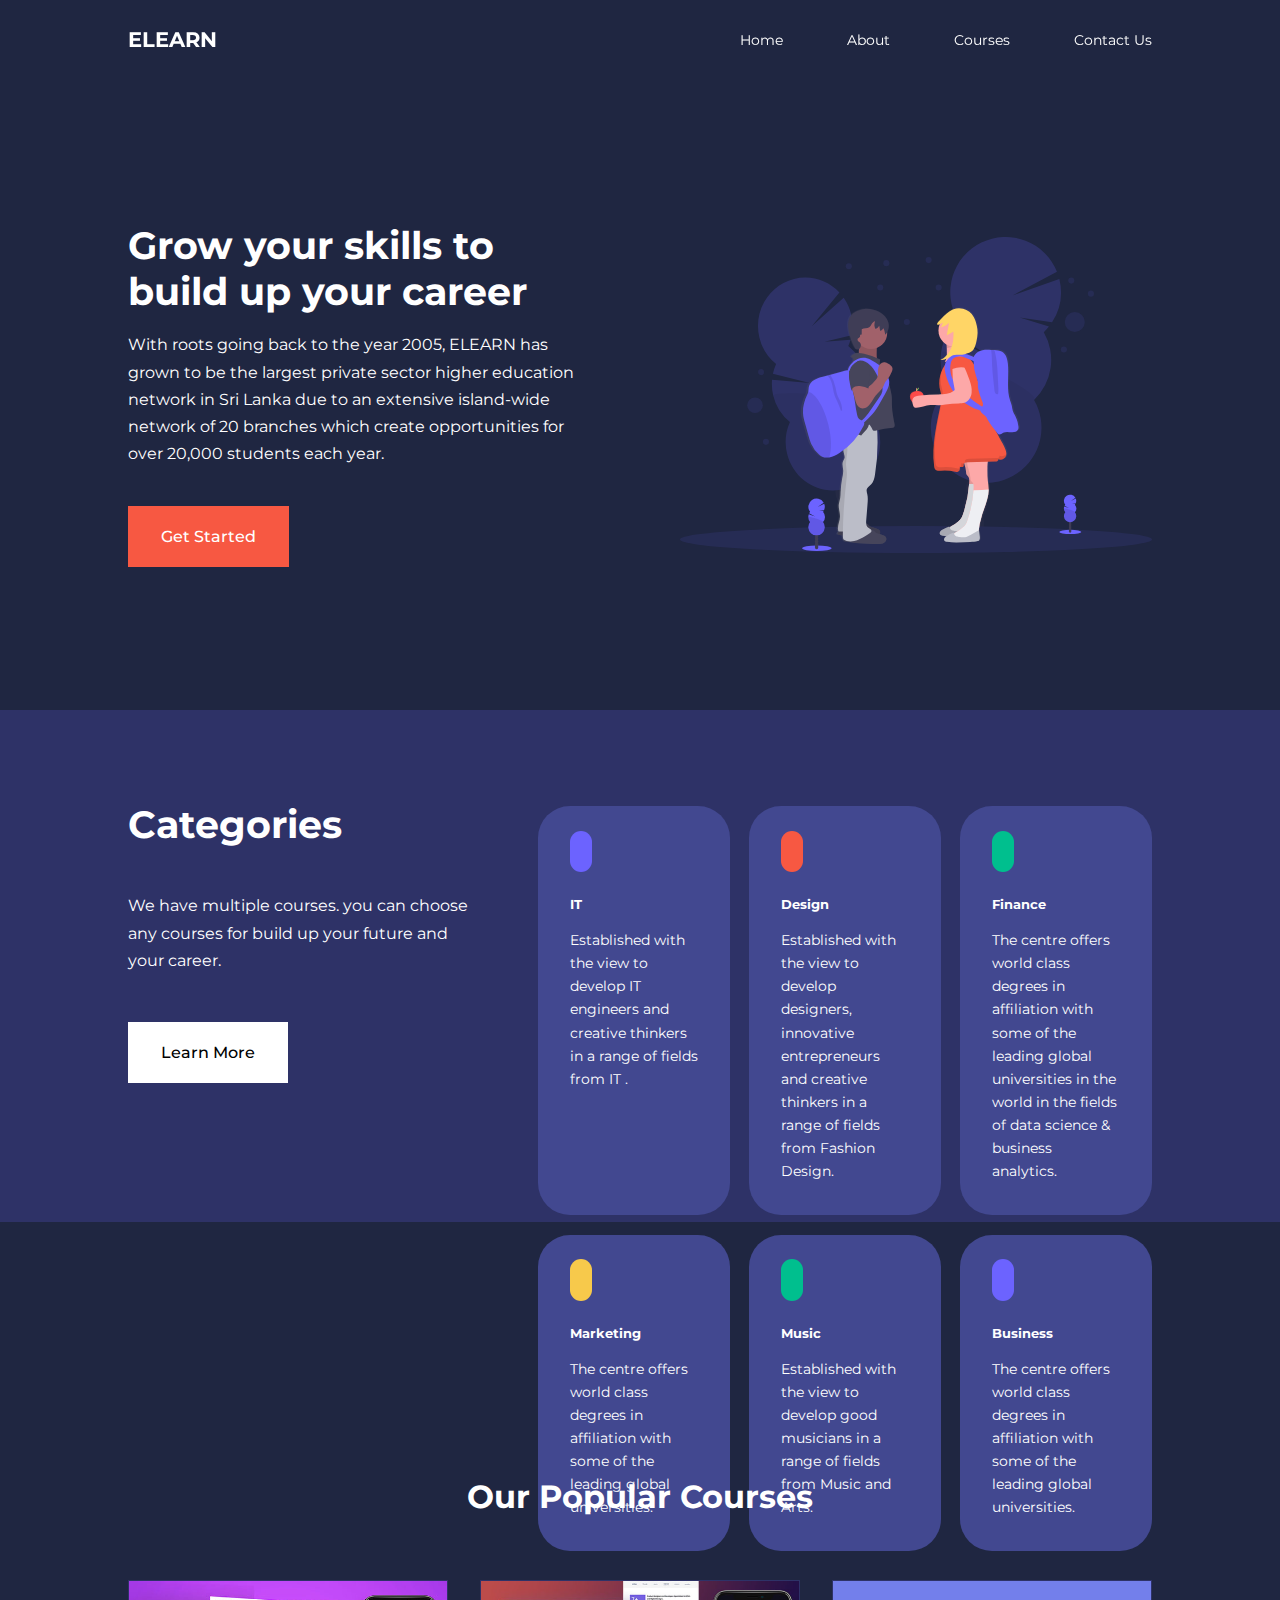
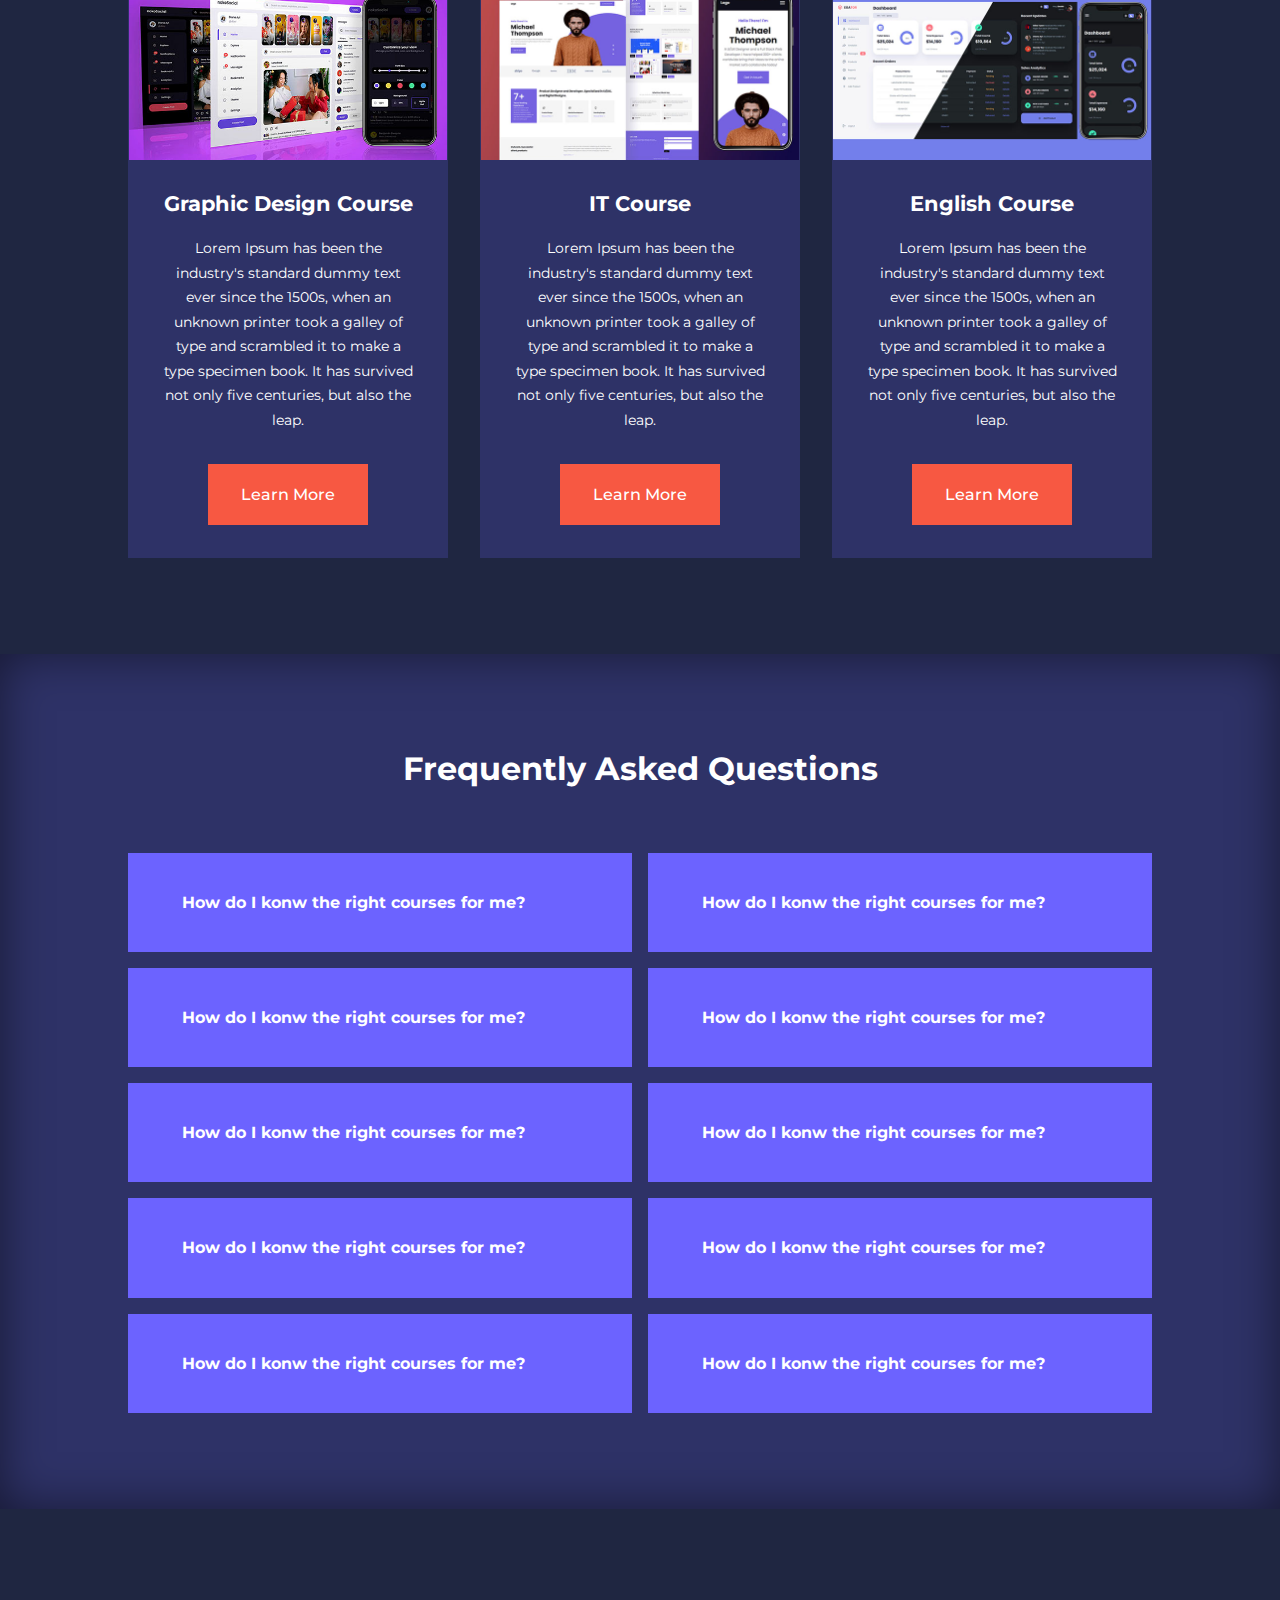
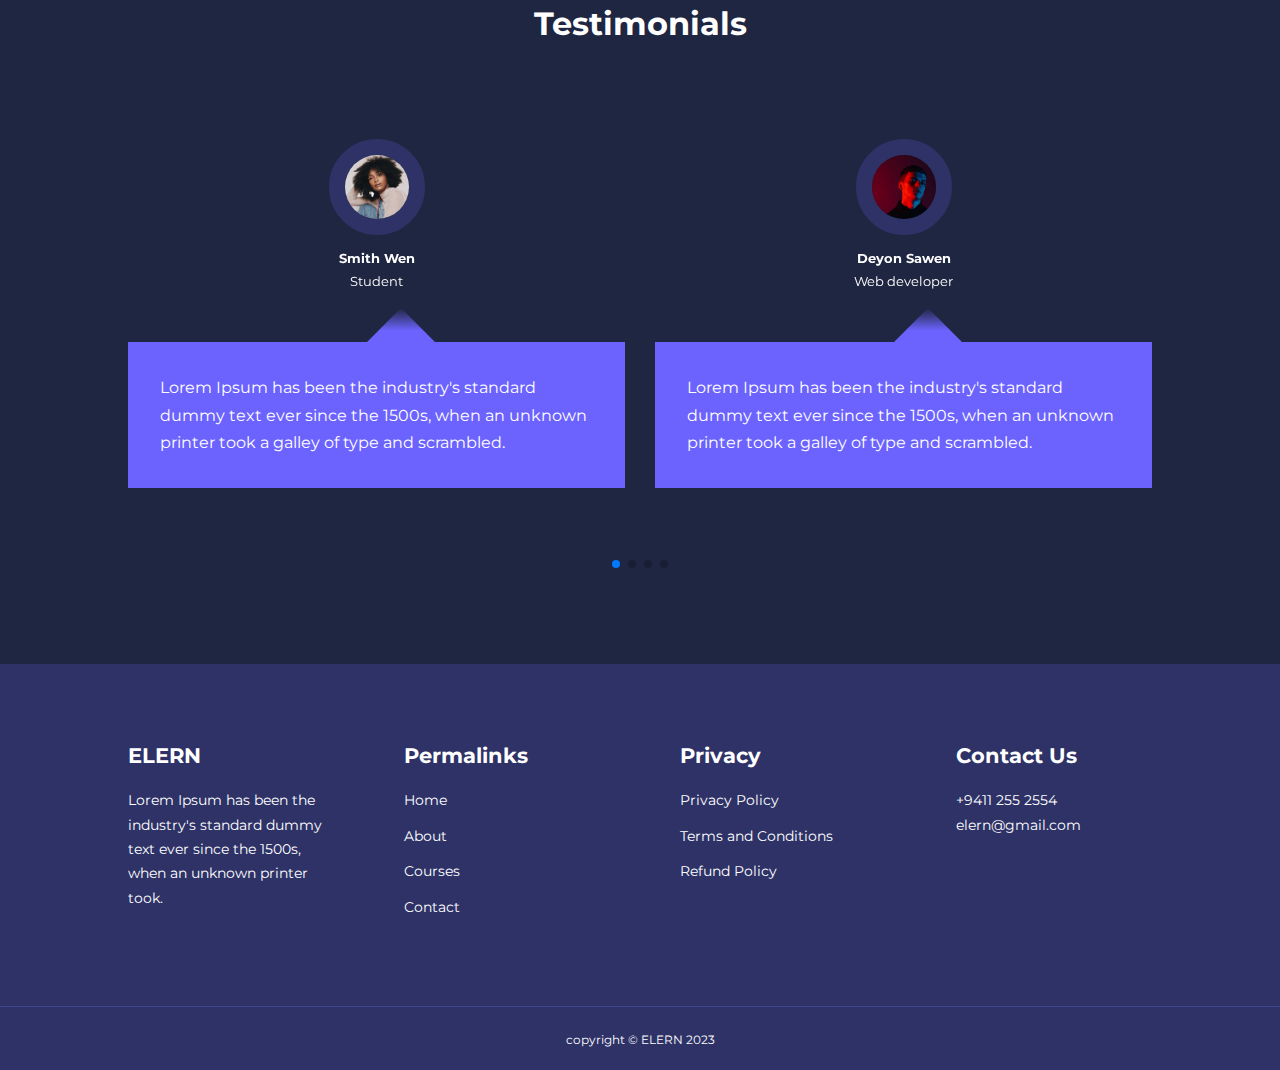
<file: index.html>
<!DOCTYPE html>
<html lang="en">

<head>
    <meta charset="UTF-8">
    <meta name="viewport" content="width=device-width, initial-scale=1.0">
    <meta http-equiv="X-UA-Compatible" content="ie=edge">
    <title>ELERN</title>

    <!--iconsout cdn-->
    <link rel="stylesheet" href="https://unicons.iconscout.com/release/v2.1.6/css/unicons.css" />

    <link rel="preconnect" href="https://fonts.googleapis.com">
    <link rel="preconnect" href="https://fonts.gstatic.com" crossorigin>
    <link href="https://fonts.googleapis.com/css2?family=Montserrat:wght@300;400;500;600;700;800;900&family=Poppins:ital,wght@0,100;0,200;0,300;0,400;0,600;1,100;1,200;1,300;1,400&family=Praise&display=swap"
        rel="stylesheet">

    <link rel="stylesheet" href="./css/style.css">

    <link rel="stylesheet" href="https://cdn.jsdelivr.net/npm/swiper@10/swiper-bundle.min.css" />
</head>

<body>
    <nav>
        <div class="container nav__container">
            <a href="index.html">
                <h4>ELEARN</h4>
            </a>
            <ul class="nav__menu">
                <li>
                    <a href="index.html">Home</a>
                </li>
                <li>
                    <a href="about.html">About</a>
                </li>
                <li>
                    <a href="courses.html">Courses</a>
                </li>
                <li>
                    <a href="contact.html">Contact Us</a>
                </li>
            </ul>
            <button id="open-menu-btn">
                <i class="uil uil-bars"></i>
            </button>
            <button id="close-menu-btn">
                <i class="uil uil-multiply"></i>
            </button>
        </div>
    </nav>

    <header>
        <div class="container header__container">
            <div class="header__left">
                <h1>Grow your skills to build up your career</h1>
                <p>
                   
                    With roots going back to the year 2005, ELEARN has grown to be the largest private sector higher education network in Sri Lanka due to an extensive island-wide network of 20 branches which create opportunities for over 20,000 students each year.
                </p>
                <a href="courses.html" class="btn btn-primary"> Get Started</a>
            </div>

            <div class="header__right">
                <div class="header__right-image">
                    <img src="./images/header.svg">
                </div>
            </div>
        </div>
    </header>


    <section class="categories">
        <div class="container categories__container">
            <div class="categories__left">
                <h1>Categories</h1>
                <p>We have multiple courses. you can choose any courses for build up your future and your career.  </p>
                <a href="#" class="btn">Learn More</a>
            </div>

            <div class="categories__right">
                <article class="category">
                    <span class="category__icon">
                        <i class="uil uil-bitcoin-circle"></i>
                    </span>
                    <h5>IT</h5>
                    <p>Established with the view to develop IT engineers and creative thinkers in a range of fields from IT .</p>
                </article>

                <article class="category">
                    <span class="category__icon">
                        <i class="uil uil-palette"></i>
                    </span>
                    <h5>Design</h5>
                    <p>Established with the view to develop designers, innovative entrepreneurs and creative thinkers in a range of fields from Fashion Design.</p>
                </article>

                <article class="category">
                    <span class="category__icon">
                        <i class="uil uil-usd-circle"></i>
                    </span>
                    <h5>Finance</h5>
                    <p>The centre offers world class degrees in affiliation with some of the leading global universities in the world in the fields of data science & business analytics.
                    </p>
                </article>

                <article class="category">
                    <span class="category__icon">
                        <i class="uil uil-megaphone"></i>
                    </span>
                    <h5>Marketing</h5>
                    <p>The centre offers world class degrees in affiliation with some of the leading global universities.</p>
                </article>

                <article class="category">
                    <span class="category__icon">
                        <i class="uil uil-music"></i>
                    </span>
                    <h5>Music</h5>
                    <p>Established with the view to develop good musicians in a range of fields from  Music and Arts.</p>
                </article>

                <article class="category">
                    <span class="category__icon">
                        <i class="uil uil-tag"></i>
                    </span>
                    <h5>Business</h5>
                    <p>The centre offers world class degrees in affiliation with some of the leading global universities.</p>
                </article>
            </div>
        </div>
    </section>


    <section class="courses">
        <h2>Our Popular Courses</h2>
        <div class="container courses__container">
            <article class="course">
                <div class="course__image">
                    <img src="./images/course1.jpg">
                </div>
                <div class="course__info">
                    <h4>Graphic Design Course</h4>
                    <p>
                        Lorem Ipsum has been the industry's standard dummy text ever since the 1500s, when an unknown printer took a galley of type
                        and scrambled it to make a type specimen book. It has survived not only five centuries, but also
                        the leap.
                    </p>
                    <a href="courses.html" class="btn btn-primary">Learn More</a>
                </div>
            </article>

            <article class="course">
                <div class="course__image">
                    <img src="./images/course2.jpg">
                </div>
                <div class="course__info">
                    <h4>IT Course</h4>
                    <p>
                        Lorem Ipsum has been the industry's standard dummy text ever since the 1500s, when an unknown printer took a galley of type
                        and scrambled it to make a type specimen book. It has survived not only five centuries, but also
                        the leap.
                    </p>
                    <a href="courses.html" class="btn btn-primary">Learn More</a>
                </div>
            </article>

            <article class="course">
                <div class="course__image">
                    <img src="./images/course3.jpg">
                </div>
                <div class="course__info">
                    <h4>English Course</h4>
                    <p>
                        Lorem Ipsum has been the industry's standard dummy text ever since the 1500s, when an unknown printer took a galley of type
                        and scrambled it to make a type specimen book. It has survived not only five centuries, but also
                        the leap.
                    </p>
                    <a href="courses.html" class="btn btn-primary">Learn More</a>
                </div>
            </article>
        </div>
    </section>




    <section class="faqs">
        <h2>Frequently Asked Questions</h2>
        <div class="container faqs__container">
            <article class="faq">
                <div class="faq__icon">
                    <i class="uil uil-plus"></i>
                </div>
                <div class="question__answer">
                    <h4>How do I konw the right courses for me?</h4>
                    <p>
                        Lorem Ipsum has been the industry's standard dummy text ever since the 1500s, when an unknown printer took a galley of type
                        and scrambled it to make a type specimen book. It has survived not only five centuries.
                    </p>
                </div>
            </article>

            <article class="faq">
                <div class="faq__icon">
                    <i class="uil uil-plus"></i>
                </div>
                <div class="question__answer">
                    <h4>How do I konw the right courses for me?</h4>
                    <p>
                        Lorem Ipsum has been the industry's standard dummy text ever since the 1500s, when an unknown printer took a galley of type
                        and scrambled it to make a type specimen book. It has survived not only five centuries.
                    </p>
                </div>
            </article>

            <article class="faq">
                <div class="faq__icon">
                    <i class="uil uil-plus"></i>
                </div>
                <div class="question__answer">
                    <h4>How do I konw the right courses for me?</h4>
                    <p>
                        Lorem Ipsum has been the industry's standard dummy text ever since the 1500s, when an unknown printer took a galley of type
                        and scrambled it to make a type specimen book. It has survived not only five centuries.
                    </p>
                </div>
            </article>

            <article class="faq">
                <div class="faq__icon">
                    <i class="uil uil-plus"></i>
                </div>
                <div class="question__answer">
                    <h4>How do I konw the right courses for me?</h4>
                    <p>
                        Lorem Ipsum has been the industry's standard dummy text ever since the 1500s, when an unknown printer took a galley of type
                        and scrambled it to make a type specimen book. It has survived not only five centuries.
                    </p>
                </div>
            </article>

            <article class="faq">
                <div class="faq__icon">
                    <i class="uil uil-plus"></i>
                </div>
                <div class="question__answer">
                    <h4>How do I konw the right courses for me?</h4>
                    <p>
                        Lorem Ipsum has been the industry's standard dummy text ever since the 1500s, when an unknown printer took a galley of type
                        and scrambled it to make a type specimen book. It has survived not only five centuries.
                    </p>
                </div>
            </article>

            <article class="faq">
                <div class="faq__icon">
                    <i class="uil uil-plus"></i>
                </div>
                <div class="question__answer">
                    <h4>How do I konw the right courses for me?</h4>
                    <p>
                        Lorem Ipsum has been the industry's standard dummy text ever since the 1500s, when an unknown printer took a galley of type
                        and scrambled it to make a type specimen book. It has survived not only five centuries.
                    </p>
                </div>
            </article>

            <article class="faq">
                <div class="faq__icon">
                    <i class="uil uil-plus"></i>
                </div>
                <div class="question__answer">
                    <h4>How do I konw the right courses for me?</h4>
                    <p>
                        Lorem Ipsum has been the industry's standard dummy text ever since the 1500s, when an unknown printer took a galley of type
                        and scrambled it to make a type specimen book. It has survived not only five centuries.
                    </p>
                </div>
            </article>

            <article class="faq">
                <div class="faq__icon">
                    <i class="uil uil-plus"></i>
                </div>
                <div class="question__answer">
                    <h4>How do I konw the right courses for me?</h4>
                    <p>
                        Lorem Ipsum has been the industry's standard dummy text ever since the 1500s, when an unknown printer took a galley of type
                        and scrambled it to make a type specimen book. It has survived not only five centuries.
                    </p>
                </div>
            </article>

            <article class="faq">
                <div class="faq__icon">
                    <i class="uil uil-plus"></i>
                </div>
                <div class="question__answer">
                    <h4>How do I konw the right courses for me?</h4>
                    <p>
                        Lorem Ipsum has been the industry's standard dummy text ever since the 1500s, when an unknown printer took a galley of type
                        and scrambled it to make a type specimen book. It has survived not only five centuries.
                    </p>
                </div>
            </article>

            <article class="faq">
                <div class="faq__icon">
                    <i class="uil uil-plus"></i>
                </div>
                <div class="question__answer">
                    <h4>How do I konw the right courses for me?</h4>
                    <p>
                        Lorem Ipsum has been the industry's standard dummy text ever since the 1500s, when an unknown printer took a galley of type
                        and scrambled it to make a type specimen book. It has survived not only five centuries.
                    </p>
                </div>
            </article>
        </div>
    </section>



    <section class="container testimonials__container mySwiper">
        <h2>Testimonials</h2>
        <div class="swiper-wrapper">
            <article class="testimonial swiper-slide">
                <div class="avatar">
                    <img src="./images/avatar1.jpg">
                </div>
                <div class="testimonial__info">
                    <h5>Smith Wen</h5>
                    <small>Student</small>
                </div>
                <div class="testimonial__body">
                    <p>
                        Lorem Ipsum has been the industry's standard dummy text ever since the 1500s, when an unknown printer took a galley of type
                        and scrambled.
                    </p>
                </div>
            </article>

            <article class="testimonial swiper-slide">
                <div class="avatar">
                    <img src="./images/avatar2.jpg">
                </div>
                <div class="testimonial__info">
                    <h5>Deyon Sawen</h5>
                    <small>Web developer</small>
                </div>
                <div class="testimonial__body">
                    <p>
                        Lorem Ipsum has been the industry's standard dummy text ever since the 1500s, when an unknown printer took a galley of type
                        and scrambled.
                    </p>
                </div>
            </article>

            <article class="testimonial swiper-slide">
                <div class="avatar">
                    <img src="./images/avatar3.jpg">
                </div>
                <div class="testimonial__info">
                    <h5>Rishi sharma</h5>
                    <small>Student</small>
                </div>
                <div class="testimonial__body">
                    <p>
                        Lorem Ipsum has been the industry's standard dummy text ever since the 1500s, when an unknown printer took a galley of type
                        and scrambled.
                    </p>
                </div>
            </article>

            <article class="testimonial swiper-slide">
                <div class="avatar">
                    <img src="./images/avatar4.jpg">
                </div>
                <div class="testimonial__info">
                    <h5>Smith Wen</h5>
                    <small>Student</small>
                </div>
                <div class="testimonial__body">
                    <p>
                        Lorem Ipsum has been the industry's standard dummy text ever since the 1500s, when an unknown printer took a galley of type
                        and scrambled.
                    </p>
                </div>
            </article>

            <article class="testimonial swiper-slide">
                <div class="avatar">
                    <img src="./images/avatar5.jpg">
                </div>
                <div class="testimonial__info">
                    <h5>Smith Wen</h5>
                    <small>Student</small>
                </div>
                <div class="testimonial__body">
                    <p>
                        Lorem Ipsum has been the industry's standard dummy text ever since the 1500s, when an unknown printer took a galley of type
                        and scrambled.
                    </p>
                </div>
            </article>
        </div>
        <div class="swiper-pagination"></div>
    </section>



    <footer >
        <div class="container footer__container">
            <div class="footer__1">
                <a href="index.html" class="footer__logo">
                    <h4>ELERN</h4>
                </a>
                <p>
                    Lorem Ipsum has been the industry's standard dummy text ever since the 1500s, when an unknown printer took.
                </p>
            </div>

            <div class="footer__2">
                <h4>Permalinks</h4>
                <ul class="permalinks">
                    <li>
                        <a href="index.html">Home</a>
                    </li>
                    <li>
                        <a href="about.html">About</a>
                    </li>
                    <li>
                        <a href="courses.html">Courses</a>
                    </li>
                    <li>
                        <a href="contact.html">Contact</a>
                    </li>
                </ul>
            </div>

            <div class="footer__3">
                <h4>Privacy</h4>
                <ul class="privacy">
                    <li>
                        <a href="#">Privacy Policy</a>
                    </li>
                    <li>
                        <a href="#">Terms and Conditions</a>
                    </li>
                    <li>
                        <a href="#">Refund Policy</a>
                    </li>
                </ul>
            </div>

            <div class="footer__4">
                <h4>Contact Us</h4>
                <div>
                    <p>+9411 255 2554</p>
                    <p>elern@gmail.com</p>
                </div>

                <ul class="footer__socials">
                    <li>
                        <a href="#">
                            <i class="uil uil-facebook-f"></i>
                        </a>
                    </li>
                    <li>
                        <a href="#">
                            <i class="uil uil-instagram-alt"></i>
                        </a>
                    </li>
                    <li>
                        <a href="#">
                            <i class="uil uil-twitter"></i>
                        </a>
                    </li>
                    <li>
                        <a href="#">
                            <i class="uil uil-linkedin-alt"></i>
                        </a>
                    </li>
                </ul>
            </div>
           
        </div>
                <div class="footer__copyright">
                    <small>copyright &copy; ELERN 2023</small>
                </div>
    </footer>



    <script src="https://cdn.jsdelivr.net/npm/swiper@10/swiper-bundle.min.js"></script>
    <script src="./main.js"></script>

    <script>
        var swiper = new Swiper(".mySwiper", {
            slidesPerView: 1,
            spaceBetween: 30,
            pagination: {
                el: ".swiper-pagination",
                clickable: true,
            },
            //when window width is >=600px
            breakpoints: {
                600: {
                    slidesPerView: 2
                }
            }
        });
    </script>


</body>

</html>
</file>
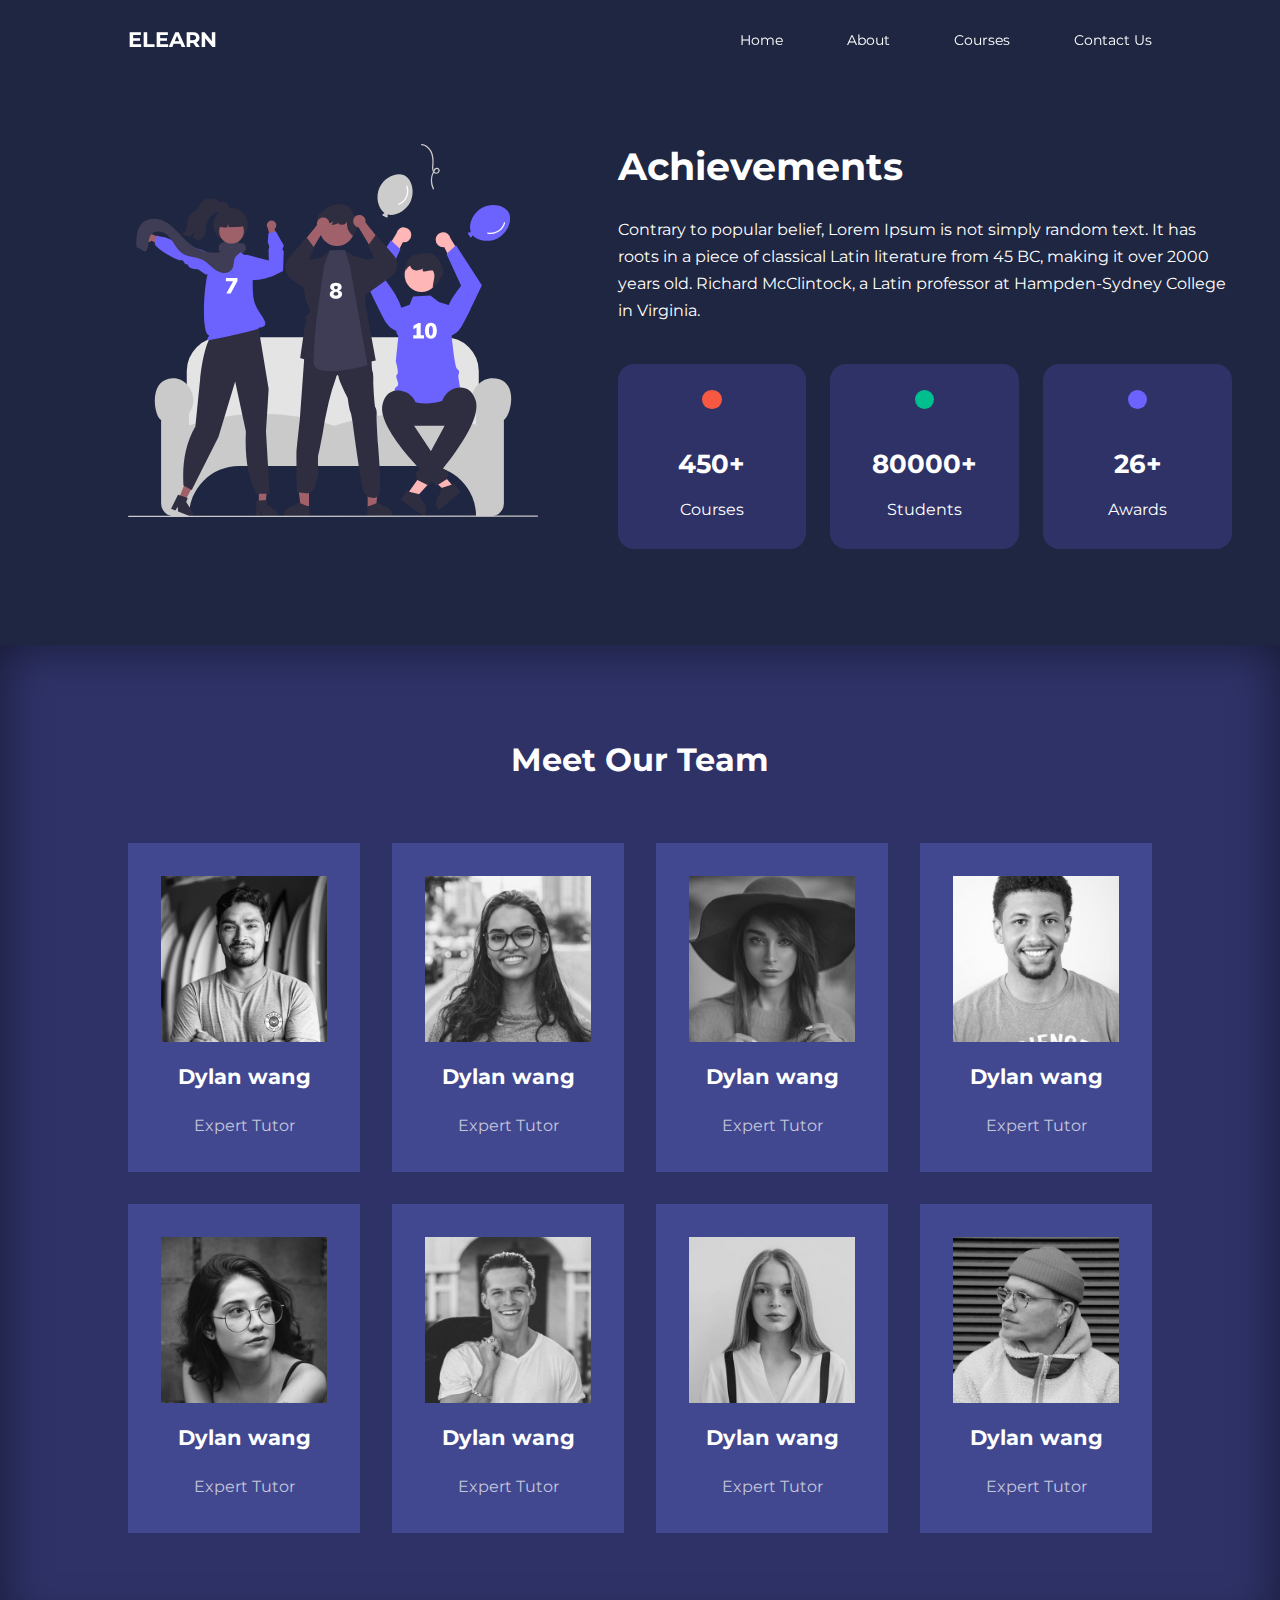
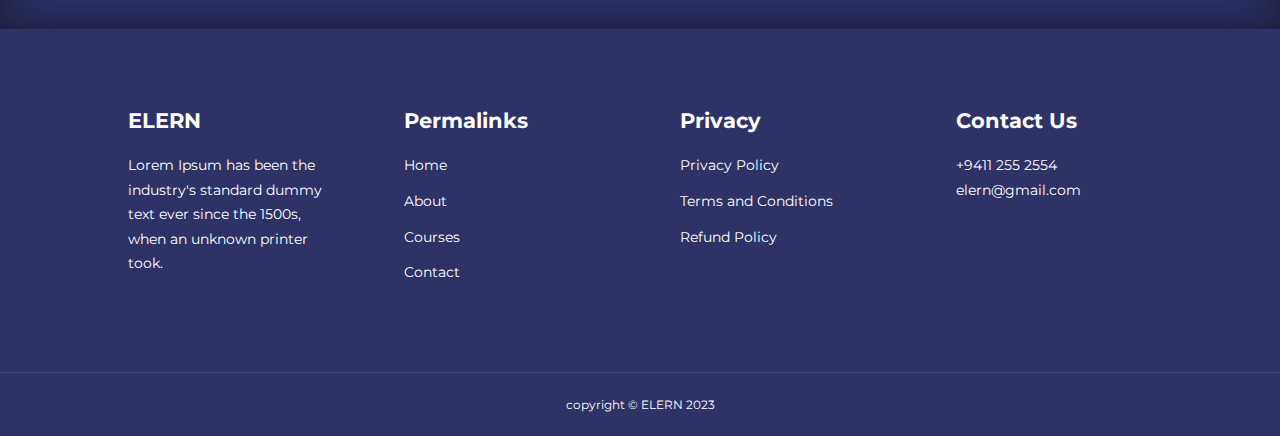
<file: about.html>
<!DOCTYPE html>
<html lang="en">

<head>
    <meta charset="UTF-8">
    <meta name="viewport" content="width=device-width, initial-scale=1.0">
    <meta http-equiv="X-UA-Compatible" content="ie=edge">
    <title>ELERN</title>

    <!--iconsout cdn-->
    <link rel="stylesheet" href="https://unicons.iconscout.com/release/v2.1.6/css/unicons.css" />

    <link rel="preconnect" href="https://fonts.googleapis.com">
    <link rel="preconnect" href="https://fonts.gstatic.com" crossorigin>
    <link href="https://fonts.googleapis.com/css2?family=Montserrat:wght@300;400;500;600;700;800;900&family=Poppins:ital,wght@0,100;0,200;0,300;0,400;0,600;1,100;1,200;1,300;1,400&family=Praise&display=swap"
        rel="stylesheet">

    <link rel="stylesheet" href="./css/style.css">
    <link rel="stylesheet" href="./css/about.css">

</head>

<body>
    <nav>
        <div class="container nav__container">
            <a href="index.html">
                <h4>ELEARN</h4>
            </a>
            <ul class="nav__menu">
                <li>
                    <a href="index.html">Home</a>
                </li>
                <li>
                    <a href="about.html">About</a>
                </li>
                <li>
                    <a href="courses.html">Courses</a>
                </li>
                <li>
                    <a href="contact.html">Contact Us</a>
                </li>
            </ul>
            <button id="open-menu-btn">
                <i class="uil uil-bars"></i>
            </button>
            <button id="close-menu-btn">
                <i class="uil uil-multiply"></i>
            </button>
        </div>
    </nav>




    <section class="about__achievements">
        <div class="container about__achievements-container">
            <div class="about__achievements-left">
                <img src="./images/about achievements.svg">
            </div>

            <div class="about__achievements-right">
                <h1>Achievements</h1>
                <p>
                    Contrary to popular belief, Lorem Ipsum is not simply random text. It has roots in a piece of classical Latin literature from 45 BC, making it over 2000 years old. Richard McClintock, a Latin professor at Hampden-Sydney College in Virginia.
                </p>
                <div class="achievements__cards">
                    <article class="achievement__card">
                        <span class="achievement__icon">
                            <i class="uil uil-video"></i>
                        </span>
                        <h3>450+</h3>
                        <p>Courses</p>
                    </article>

                    <article class="achievement__card">
                        <span class="achievement__icon">
                            <i class="uil uil-users-alt"></i>
                        </span>
                        <h3>80000+</h3>
                        <p>Students</p>
                    </article>

                    <article class="achievement__card">
                        <span class="achievement__icon">
                            <i class="uil uil-trophy"></i>
                        </span>
                        <h3>26+</h3>
                        <p>Awards</p>
                    </article>
                </div>
            </div>
        </div>
    </section>


    <section class="team">
     <h2>Meet Our Team</h2>
     <div class="container team__container">
        <article class="team__member">
            <div class="team__member-image">
                <img src="./images/tm1.jpg">
            </div>
            <div class="team__member-info">
                <h4>Dylan wang</h4>
                <p>Expert Tutor</p>
            </div>
            <div class="team__member-socials">
                <a href="https://instagram.com" target="_blank"><i class="uil uil-instagram"></i></a>
                <a href="https://twitter.com" target="_blank"><i class="uil uil-twitter-alt"></i></a>
                <a href="https://linkedin.com" target="_blank"><i class="uil uil-linkedin-alt"></i></a>
            </div>
        </article>

        <article class="team__member">
            <div class="team__member-image">
                <img src="./images/tm2.jpg">
            </div>
            <div class="team__member-info">
                <h4>Dylan wang</h4>
                <p>Expert Tutor</p>
            </div>
            <div class="team__member-socials">
                <a href="https://instagram.com" target="_blank"><i class="uil uil-instagram"></i></a>
                <a href="https://twitter.com" target="_blank"><i class="uil uil-twitter-alt"></i></a>
                <a href="https://linkedin.com" target="_blank"><i class="uil uil-linkedin-alt"></i></a>
            </div>
        </article>

        <article class="team__member">
            <div class="team__member-image">
                <img src="./images/tm3.jpg">
            </div>
            <div class="team__member-info">
                <h4>Dylan wang</h4>
                <p>Expert Tutor</p>
            </div>
            <div class="team__member-socials">
                <a href="https://instagram.com" target="_blank"><i class="uil uil-instagram"></i></a>
                <a href="https://twitter.com" target="_blank"><i class="uil uil-twitter-alt"></i></a>
                <a href="https://linkedin.com" target="_blank"><i class="uil uil-linkedin-alt"></i></a>
            </div>
        </article>

        <article class="team__member">
            <div class="team__member-image">
                <img src="./images/tm4.jpg">
            </div>
            <div class="team__member-info">
                <h4>Dylan wang</h4>
                <p>Expert Tutor</p>
            </div>
            <div class="team__member-socials">
                <a href="https://instagram.com" target="_blank"><i class="uil uil-instagram"></i></a>
                <a href="https://twitter.com" target="_blank"><i class="uil uil-twitter-alt"></i></a>
                <a href="https://linkedin.com" target="_blank"><i class="uil uil-linkedin-alt"></i></a>
            </div>
        </article>

        <article class="team__member">
            <div class="team__member-image">
                <img src="./images/tm5.jpg">
            </div>
            <div class="team__member-info">
                <h4>Dylan wang</h4>
                <p>Expert Tutor</p>
            </div>
            <div class="team__member-socials">
                <a href="https://instagram.com" target="_blank"><i class="uil uil-instagram"></i></a>
                <a href="https://twitter.com" target="_blank"><i class="uil uil-twitter-alt"></i></a>
                <a href="https://linkedin.com" target="_blank"><i class="uil uil-linkedin-alt"></i></a>
            </div>
        </article>

        <article class="team__member">
            <div class="team__member-image">
                <img src="./images/tm6.jpg">
            </div>
            <div class="team__member-info">
                <h4>Dylan wang</h4>
                <p>Expert Tutor</p>
            </div>
            <div class="team__member-socials">
                <a href="https://instagram.com" target="_blank"><i class="uil uil-instagram"></i></a>
                <a href="https://twitter.com" target="_blank"><i class="uil uil-twitter-alt"></i></a>
                <a href="https://linkedin.com" target="_blank"><i class="uil uil-linkedin-alt"></i></a>
            </div>
        </article>

        <article class="team__member">
            <div class="team__member-image">
                <img src="./images/tm7.jpg">
            </div>
            <div class="team__member-info">
                <h4>Dylan wang</h4>
                <p>Expert Tutor</p>
            </div>
            <div class="team__member-socials">
                <a href="https://instagram.com" target="_blank"><i class="uil uil-instagram"></i></a>
                <a href="https://twitter.com" target="_blank"><i class="uil uil-twitter-alt"></i></a>
                <a href="https://linkedin.com" target="_blank"><i class="uil uil-linkedin-alt"></i></a>
            </div>
        </article>

        <article class="team__member">
            <div class="team__member-image">
                <img src="./images/tm8.jpg">
            </div>
            <div class="team__member-info">
                <h4>Dylan wang</h4>
                <p>Expert Tutor</p>
            </div>
            <div class="team__member-socials">
                <a href="https://instagram.com" target="_blank"><i class="uil uil-instagram"></i></a>
                <a href="https://twitter.com" target="_blank"><i class="uil uil-twitter-alt"></i></a>
                <a href="https://linkedin.com" target="_blank"><i class="uil uil-linkedin-alt"></i></a>
            </div>
        </article>
     </div>
    </section>



    <footer >
        <div class="container footer__container">
            <div class="footer__1">
                <a href="index.html" class="footer__logo">
                    <h4>ELERN</h4>
                </a>
                <p>
                    Lorem Ipsum has been the industry's standard dummy text ever since the 1500s, when an unknown printer took.
                </p>
            </div>

            <div class="footer__2">
                <h4>Permalinks</h4>
                <ul class="permalinks">
                    <li>
                        <a href="index.html">Home</a>
                    </li>
                    <li>
                        <a href="about.html">About</a>
                    </li>
                    <li>
                        <a href="courses.html">Courses</a>
                    </li>
                    <li>
                        <a href="contact.html">Contact</a>
                    </li>
                </ul>
            </div>

            <div class="footer__3">
                <h4>Privacy</h4>
                <ul class="privacy">
                    <li>
                        <a href="#">Privacy Policy</a>
                    </li>
                    <li>
                        <a href="#">Terms and Conditions</a>
                    </li>
                    <li>
                        <a href="#">Refund Policy</a>
                    </li>
                </ul>
            </div>

            <div class="footer__4">
                <h4>Contact Us</h4>
                <div>
                    <p>+9411 255 2554</p>
                    <p>elern@gmail.com</p>
                </div>

                <ul class="footer__socials">
                    <li>
                        <a href="#">
                            <i class="uil uil-facebook-f"></i>
                        </a>
                    </li>
                    <li>
                        <a href="#">
                            <i class="uil uil-instagram-alt"></i>
                        </a>
                    </li>
                    <li>
                        <a href="#">
                            <i class="uil uil-twitter"></i>
                        </a>
                    </li>
                    <li>
                        <a href="#">
                            <i class="uil uil-linkedin-alt"></i>
                        </a>
                    </li>
                </ul>
            </div>
           
        </div>
                <div class="footer__copyright">
                    <small>copyright &copy; ELERN 2023</small>
                </div>
    </footer>
   
    <script src="./main.js"></script>

</body>

</html>
</file>
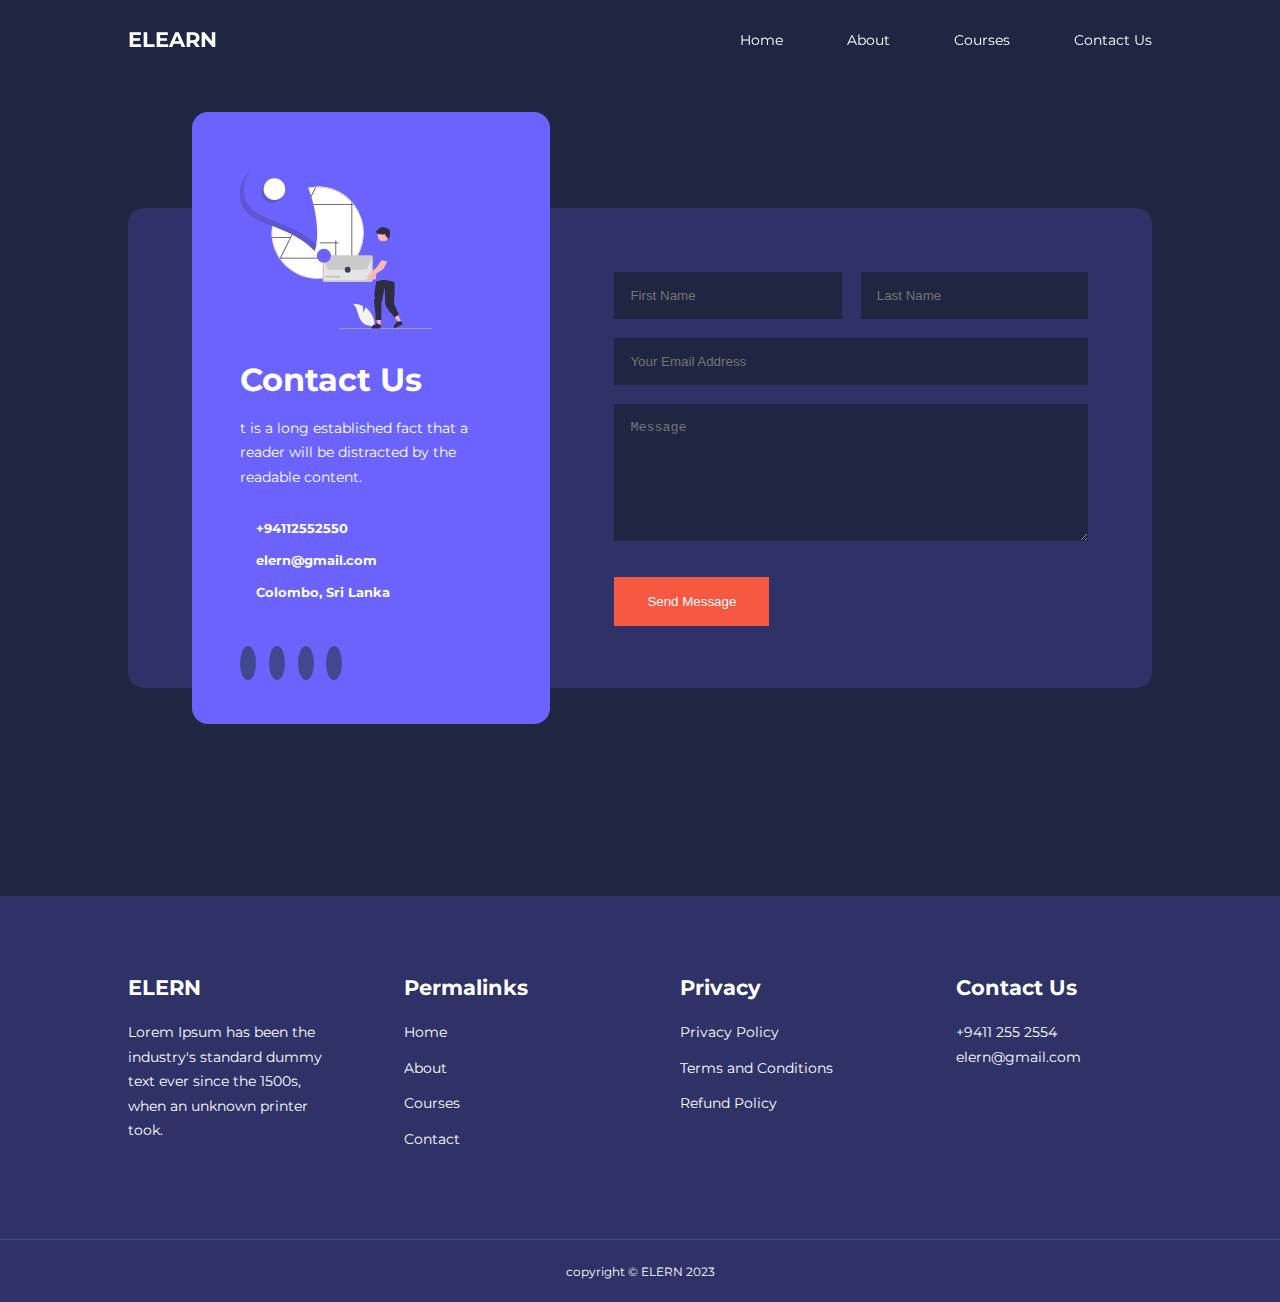
<file: contact.html>
<!DOCTYPE html>
<html lang="en">

<head>
    <meta charset="UTF-8">
    <meta name="viewport" content="width=device-width, initial-scale=1.0">
    <meta http-equiv="X-UA-Compatible" content="ie=edge">
    <title>ELERN</title>

    <!--iconsout cdn-->
    <link rel="stylesheet" href="https://unicons.iconscout.com/release/v2.1.6/css/unicons.css" />

    <link rel="preconnect" href="https://fonts.googleapis.com">
    <link rel="preconnect" href="https://fonts.gstatic.com" crossorigin>
    <link href="https://fonts.googleapis.com/css2?family=Montserrat:wght@300;400;500;600;700;800;900&family=Poppins:ital,wght@0,100;0,200;0,300;0,400;0,600;1,100;1,200;1,300;1,400&family=Praise&display=swap"
        rel="stylesheet">

    <link rel="stylesheet" href="./css/style.css">
    <link rel="stylesheet" href="./css/contact.css">

</head>

<body>
    <nav>
        <div class="container nav__container">
            <a href="index.html">
                <h4>ELEARN</h4>
            </a>
            <ul class="nav__menu">
                <li>
                    <a href="index.html">Home</a>
                </li>
                <li>
                    <a href="about.html">About</a>
                </li>
                <li>
                    <a href="courses.html">Courses</a>
                </li>
                <li>
                    <a href="contact.html">Contact Us</a>
                </li>
            </ul>
            <button id="open-menu-btn">
                <i class="uil uil-bars"></i>
            </button>
            <button id="close-menu-btn">
                <i class="uil uil-multiply"></i>
            </button>
        </div>
    </nav>



   <section class="contact">
       <div class="container contact__container">
           <aside class="contact__aside">
               <div class="aside__image">
                   <img src="./images/contact.svg">
               </div>
               <h2>Contact Us</h2>
               <p>
                t is a long established fact that a reader will be distracted by the readable content.
               </p>
               <ul class="contact__details">
                 <li>
                     <i class="uil uil-phone-times"></i>
                     <h5>+94112552550</h5>
                 </li>
                 <li>
                     <i class="uil uil-envelope"></i>
                     <h5>elern@gmail.com</h5>
                 </li>
                 <li>
                     <i class="uil uil-location-point"></i>
                     <h5>Colombo, Sri Lanka</h5>
                 </li>
               </ul>
               
               <ul class="contact__socials">
                <li>
                    <a href="#">
                        <i class="uil uil-facebook-f"></i>
                    </a>
                </li>
                <li>
                    <a href="#">
                        <i class="uil uil-instagram-alt"></i>
                    </a>
                </li>
                <li>
                    <a href="#">
                        <i class="uil uil-twitter"></i>
                    </a>
                </li>
                <li>
                    <a href="#">
                        <i class="uil uil-linkedin-alt"></i>
                    </a>
                </li>
            </ul>
           </aside>


           <form action="https://formspree.io/f/mpzgqevq" method="POST" class="contact__form">
               <div class="form__name">
                   <input type="text" name="First Name" placeholder="First Name" required>
                   <input type="text" name="Last Name" placeholder="Last Name" required>
               </div>
               <input type="email" name="Email Address" placeholder="Your Email Address" required>
               <textarea name="Message" rows="7" placeholder="Message" required></textarea>
               <button type="submit" class="btn btn-primary">
                   Send Message
               </button>
           </form>
       </div>
   </section>



    <footer >
        <div class="container footer__container">
            <div class="footer__1">
                <a href="index.html" class="footer__logo">
                    <h4>ELERN</h4>
                </a>
                <p>
                    Lorem Ipsum has been the industry's standard dummy text ever since the 1500s, when an unknown printer took.
                </p>
            </div>

            <div class="footer__2">
                <h4>Permalinks</h4>
                <ul class="permalinks">
                    <li>
                        <a href="index.html">Home</a>
                    </li>
                    <li>
                        <a href="about.html">About</a>
                    </li>
                    <li>
                        <a href="courses.html">Courses</a>
                    </li>
                    <li>
                        <a href="contact.html">Contact</a>
                    </li>
                </ul>
            </div>

            <div class="footer__3">
                <h4>Privacy</h4>
                <ul class="privacy">
                    <li>
                        <a href="#">Privacy Policy</a>
                    </li>
                    <li>
                        <a href="#">Terms and Conditions</a>
                    </li>
                    <li>
                        <a href="#">Refund Policy</a>
                    </li>
                </ul>
            </div>

            <div class="footer__4">
                <h4>Contact Us</h4>
                <div>
                    <p>+9411 255 2554</p>
                    <p>elern@gmail.com</p>
                </div>

                <ul class="footer__socials">
                    <li>
                        <a href="#">
                            <i class="uil uil-facebook-f"></i>
                        </a>
                    </li>
                    <li>
                        <a href="#">
                            <i class="uil uil-instagram-alt"></i>
                        </a>
                    </li>
                    <li>
                        <a href="#">
                            <i class="uil uil-twitter"></i>
                        </a>
                    </li>
                    <li>
                        <a href="#">
                            <i class="uil uil-linkedin-alt"></i>
                        </a>
                    </li>
                </ul>
            </div>
           
        </div>
                <div class="footer__copyright">
                    <small>copyright &copy; ELERN 2023</small>
                </div>
    </footer>
   
    <script src="./main.js"></script>

</body>

</html>
</file>
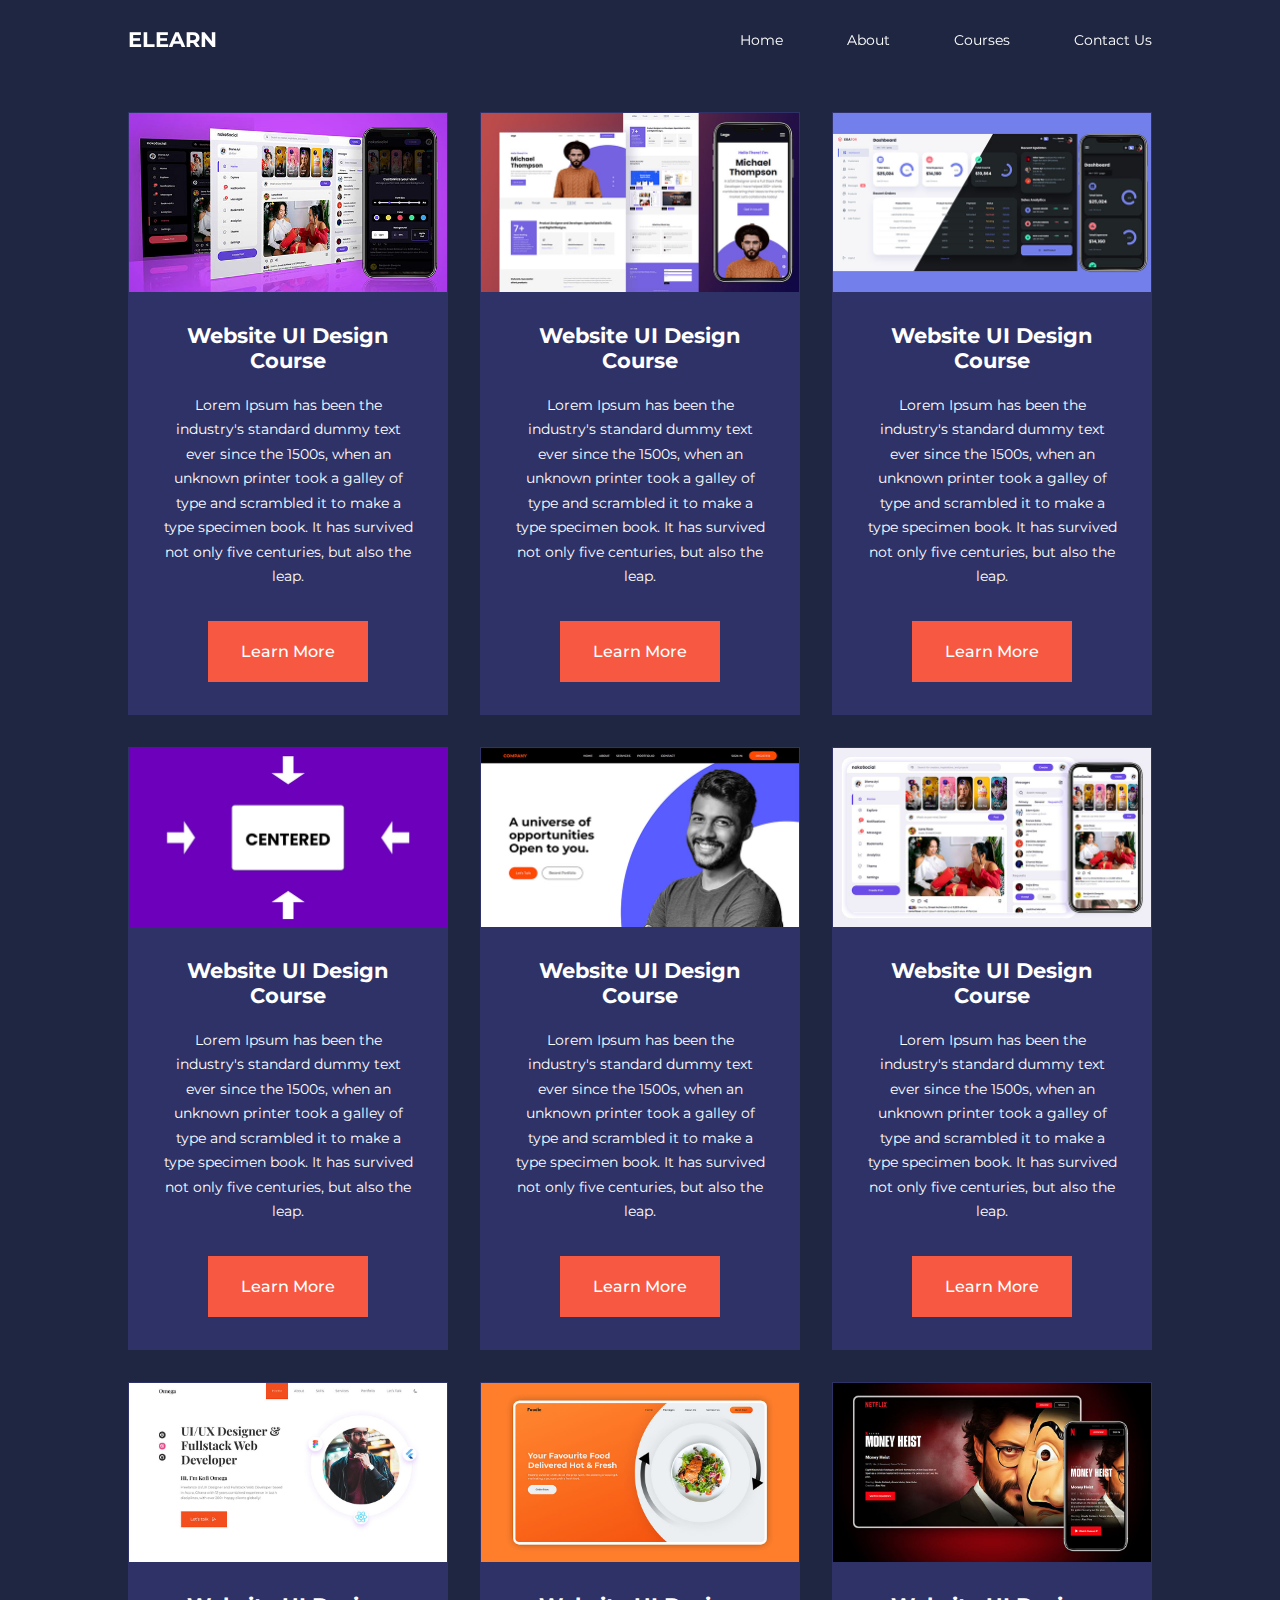
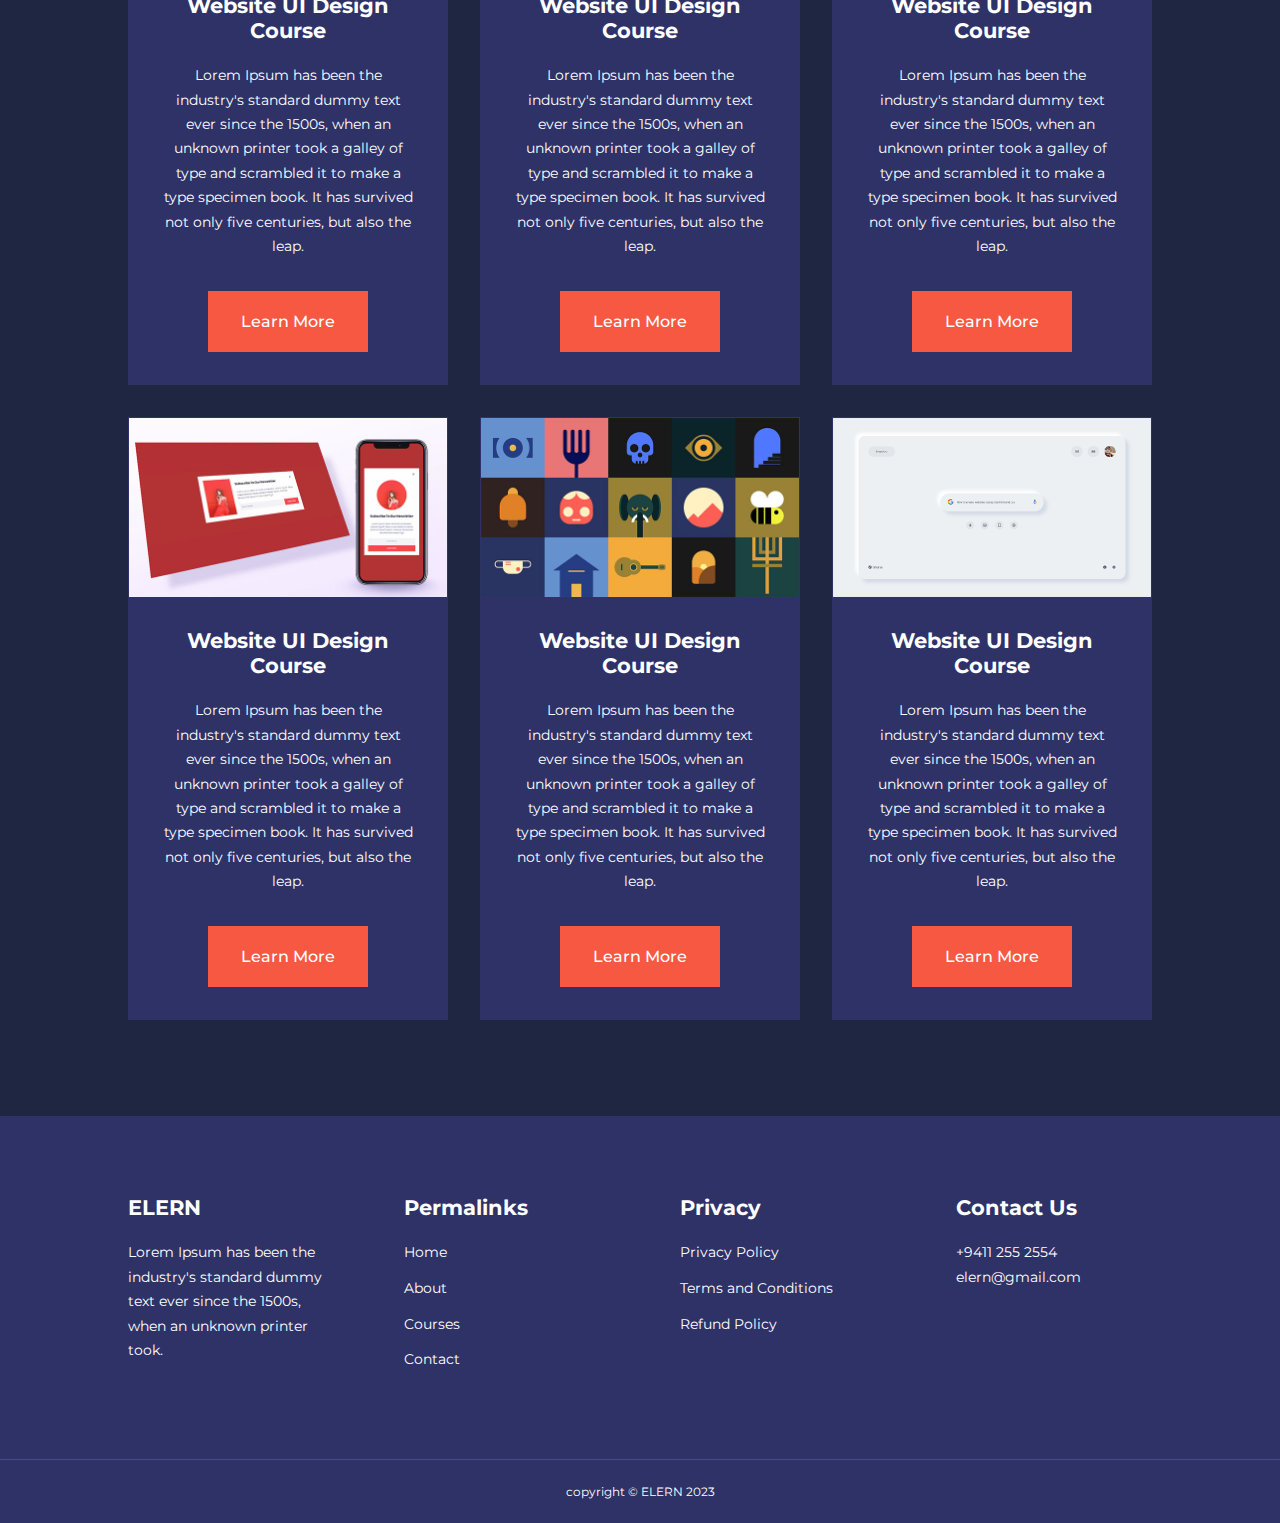
<file: courses.html>
<!DOCTYPE html>
<html lang="en">

<head>
    <meta charset="UTF-8">
    <meta name="viewport" content="width=device-width, initial-scale=1.0">
    <meta http-equiv="X-UA-Compatible" content="ie=edge">
    <title>ELERN</title>

    <!--iconsout cdn-->
    <link rel="stylesheet" href="https://unicons.iconscout.com/release/v2.1.6/css/unicons.css" />

    <link rel="preconnect" href="https://fonts.googleapis.com">
    <link rel="preconnect" href="https://fonts.gstatic.com" crossorigin>
    <link href="https://fonts.googleapis.com/css2?family=Montserrat:wght@300;400;500;600;700;800;900&family=Poppins:ital,wght@0,100;0,200;0,300;0,400;0,600;1,100;1,200;1,300;1,400&family=Praise&display=swap"
        rel="stylesheet">

    <link rel="stylesheet" href="./css/style.css">
   <style>
       .courses{
           margin-top: 1rem;
       }
   </style>
</head>

<body>
    <nav>
        <div class="container nav__container">
            <a href="index.html">
                <h4>ELEARN</h4>
            </a>
            <ul class="nav__menu">
                <li>
                    <a href="index.html">Home</a>
                </li>
                <li>
                    <a href="about.html">About</a>
                </li>
                <li>
                    <a href="courses.html">Courses</a>
                </li>
                <li>
                    <a href="contact.html">Contact Us</a>
                </li>
            </ul>
            <button id="open-menu-btn">
                <i class="uil uil-bars"></i>
            </button>
            <button id="close-menu-btn">
                <i class="uil uil-multiply"></i>
            </button>
        </div>
    </nav>


    <section class="courses">
        <div class="container courses__container">
            <article class="course">
                <div class="course__image">
                    <img src="./images/course1.jpg">
                </div>
                <div class="course__info">
                    <h4>Website UI Design Course</h4>
                    <p>
                        Lorem Ipsum has been the industry's standard dummy text ever since the 1500s, when an unknown printer took a galley of type
                        and scrambled it to make a type specimen book. It has survived not only five centuries, but also
                        the leap.
                    </p>
                    <a href="courses.html" class="btn btn-primary">Learn More</a>
                </div>
            </article>

            <article class="course">
                <div class="course__image">
                    <img src="./images/course2.jpg">
                </div>
                <div class="course__info">
                    <h4>Website UI Design Course</h4>
                    <p>
                        Lorem Ipsum has been the industry's standard dummy text ever since the 1500s, when an unknown printer took a galley of type
                        and scrambled it to make a type specimen book. It has survived not only five centuries, but also
                        the leap.
                    </p>
                    <a href="courses.html" class="btn btn-primary">Learn More</a>
                </div>
            </article>

            <article class="course">
                <div class="course__image">
                    <img src="./images/course3.jpg">
                </div>
                <div class="course__info">
                    <h4>Website UI Design Course</h4>
                    <p>
                        Lorem Ipsum has been the industry's standard dummy text ever since the 1500s, when an unknown printer took a galley of type
                        and scrambled it to make a type specimen book. It has survived not only five centuries, but also
                        the leap.
                    </p>
                    <a href="courses.html" class="btn btn-primary">Learn More</a>
                </div>
            </article>

            <article class="course">
                <div class="course__image">
                    <img src="./images/course4.jpg">
                </div>
                <div class="course__info">
                    <h4>Website UI Design Course</h4>
                    <p>
                        Lorem Ipsum has been the industry's standard dummy text ever since the 1500s, when an unknown printer took a galley of type
                        and scrambled it to make a type specimen book. It has survived not only five centuries, but also
                        the leap.
                    </p>
                    <a href="courses.html" class="btn btn-primary">Learn More</a>
                </div>
            </article>

            <article class="course">
                <div class="course__image">
                    <img src="./images/course5.jpg">
                </div>
                <div class="course__info">
                    <h4>Website UI Design Course</h4>
                    <p>
                        Lorem Ipsum has been the industry's standard dummy text ever since the 1500s, when an unknown printer took a galley of type
                        and scrambled it to make a type specimen book. It has survived not only five centuries, but also
                        the leap.
                    </p>
                    <a href="courses.html" class="btn btn-primary">Learn More</a>
                </div>
            </article>

            <article class="course">
                <div class="course__image">
                    <img src="./images/course6.jpg">
                </div>
                <div class="course__info">
                    <h4>Website UI Design Course</h4>
                    <p>
                        Lorem Ipsum has been the industry's standard dummy text ever since the 1500s, when an unknown printer took a galley of type
                        and scrambled it to make a type specimen book. It has survived not only five centuries, but also
                        the leap.
                    </p>
                    <a href="courses.html" class="btn btn-primary">Learn More</a>
                </div>
            </article>

            <article class="course">
                <div class="course__image">
                    <img src="./images/course7.jpg">
                </div>
                <div class="course__info">
                    <h4>Website UI Design Course</h4>
                    <p>
                        Lorem Ipsum has been the industry's standard dummy text ever since the 1500s, when an unknown printer took a galley of type
                        and scrambled it to make a type specimen book. It has survived not only five centuries, but also
                        the leap.
                    </p>
                    <a href="courses.html" class="btn btn-primary">Learn More</a>
                </div>
            </article>

            <article class="course">
                <div class="course__image">
                    <img src="./images/course8.jpg">
                </div>
                <div class="course__info">
                    <h4>Website UI Design Course</h4>
                    <p>
                        Lorem Ipsum has been the industry's standard dummy text ever since the 1500s, when an unknown printer took a galley of type
                        and scrambled it to make a type specimen book. It has survived not only five centuries, but also
                        the leap.
                    </p>
                    <a href="courses.html" class="btn btn-primary">Learn More</a>
                </div>
            </article>

            <article class="course">
                <div class="course__image">
                    <img src="./images/course9.jpg">
                </div>
                <div class="course__info">
                    <h4>Website UI Design Course</h4>
                    <p>
                        Lorem Ipsum has been the industry's standard dummy text ever since the 1500s, when an unknown printer took a galley of type
                        and scrambled it to make a type specimen book. It has survived not only five centuries, but also
                        the leap.
                    </p>
                    <a href="courses.html" class="btn btn-primary">Learn More</a>
                </div>
            </article>

            <article class="course">
                <div class="course__image">
                    <img src="./images/course10.jpg">
                </div>
                <div class="course__info">
                    <h4>Website UI Design Course</h4>
                    <p>
                        Lorem Ipsum has been the industry's standard dummy text ever since the 1500s, when an unknown printer took a galley of type
                        and scrambled it to make a type specimen book. It has survived not only five centuries, but also
                        the leap.
                    </p>
                    <a href="courses.html" class="btn btn-primary">Learn More</a>
                </div>
            </article>

            <article class="course">
                <div class="course__image">
                    <img src="./images/course11.jpg">
                </div>
                <div class="course__info">
                    <h4>Website UI Design Course</h4>
                    <p>
                        Lorem Ipsum has been the industry's standard dummy text ever since the 1500s, when an unknown printer took a galley of type
                        and scrambled it to make a type specimen book. It has survived not only five centuries, but also
                        the leap.
                    </p>
                    <a href="courses.html" class="btn btn-primary">Learn More</a>
                </div>
            </article>

            <article class="course">
                <div class="course__image">
                    <img src="./images/course12.jpg">
                </div>
                <div class="course__info">
                    <h4>Website UI Design Course</h4>
                    <p>
                        Lorem Ipsum has been the industry's standard dummy text ever since the 1500s, when an unknown printer took a galley of type
                        and scrambled it to make a type specimen book. It has survived not only five centuries, but also
                        the leap.
                    </p>
                    <a href="courses.html" class="btn btn-primary">Learn More</a>
                </div>
            </article>
        </div>
    </section>





    <footer >
        <div class="container footer__container">
            <div class="footer__1">
                <a href="index.html" class="footer__logo">
                    <h4>ELERN</h4>
                </a>
                <p>
                    Lorem Ipsum has been the industry's standard dummy text ever since the 1500s, when an unknown printer took.
                </p>
            </div>

            <div class="footer__2">
                <h4>Permalinks</h4>
                <ul class="permalinks">
                    <li>
                        <a href="index.html">Home</a>
                    </li>
                    <li>
                        <a href="about.html">About</a>
                    </li>
                    <li>
                        <a href="courses.html">Courses</a>
                    </li>
                    <li>
                        <a href="contact.html">Contact</a>
                    </li>
                </ul>
            </div>

            <div class="footer__3">
                <h4>Privacy</h4>
                <ul class="privacy">
                    <li>
                        <a href="#">Privacy Policy</a>
                    </li>
                    <li>
                        <a href="#">Terms and Conditions</a>
                    </li>
                    <li>
                        <a href="#">Refund Policy</a>
                    </li>
                </ul>
            </div>

            <div class="footer__4">
                <h4>Contact Us</h4>
                <div>
                    <p>+9411 255 2554</p>
                    <p>elern@gmail.com</p>
                </div>

                <ul class="footer__socials">
                    <li>
                        <a href="#">
                            <i class="uil uil-facebook-f"></i>
                        </a>
                    </li>
                    <li>
                        <a href="#">
                            <i class="uil uil-instagram-alt"></i>
                        </a>
                    </li>
                    <li>
                        <a href="#">
                            <i class="uil uil-twitter"></i>
                        </a>
                    </li>
                    <li>
                        <a href="#">
                            <i class="uil uil-linkedin-alt"></i>
                        </a>
                    </li>
                </ul>
            </div>
           
        </div>
                <div class="footer__copyright">
                    <small>copyright &copy; ELERN 2023</small>
                </div>
    </footer>
   
    <script src="./main.js"></script>

</body>

</html>
</file>
<file: css/style.css>
*{
    margin: 0;
    padding: 0;
    border: 0;
    outline: 0;
    text-decoration: none;
    list-style: none;
    box-sizing: border-box;
}

:root{
    --color-primary: #6c63ff;
    --color-success: #00bf8e;
    --color-warning: #f7c94b;
    --color-danger: #f75842;
    --color-danger-variant: rgba(247, 88, 66, 0.4);
    --color-white: #fff;
    --color-light: rgba(255, 255, 255, 0.7);
    --color-black: #000;
    --color-bg: #1f2641;
    --color-bg1: #2e3267;
    --color-bg2: #424890;

    --container-width-lg: 80%;
    --container-width-md: 90%;
    --container-width-sm: 94%;

    --transition: all 400ms ease; 
}

body{
 font-family: 'Montserrat', sans-serif;
 line-height: 1.7;
 color: var(--color-white);
 background: var(--color-bg);

}

.container{
    width: var(--container-width-lg);
    margin: 0 auto;
}

section{
    padding: 6rem 0;
}

section h2{
    text-align: center;
    margin-bottom: 4rem;
}

h1,
h2,
h3,
h4,
h5{
    line-height: 1.2;
}

h1{
    font-size: 2.4rem;
}

h2{
    font-size: 2rem;
}

h3{
    font-size: 1.6rem;
}

h4{
    font-size: 1.3rem;
}

a{
    color: var(--color-white);
}

img{
    width: 100%;
    display: block;
    object-fit: cover;
}

.btn{
    display: inline-block;
    background: var(--color-white);
    color: var(--color-black);
    padding: 1rem 2rem;
    border: 1px solid transparent;
    font-weight: 500;
    transition: var(--transition);
}

.btn:hover{
    background: transparent;
    color: var(--color-white);
    border-color: var(--color-white);
}

.btn-primary{
    background: var(--color-danger);
    color: var(--color-white);
}


/*-----navbar------*/

nav{
    color: #000;
    background: transparent;
    width: 100vw;
    height: 5rem;
    position: fixed;
    top: 0;
    z-index: 11;
}

.window-scroll{
    background: var(--color-primary);
    box-shadow: 0 1rem 2rem rgba(0, 0, 0, 0.2);
}

.nav__container{
    height: 100%;
    display: flex;
    justify-content: space-between;
    align-items: center;
}

nav button{
    display: none;
}

.nav__menu{
    display: flex;
    align-items: center;
    gap: 4rem;
}

.nav__menu a{
    font-size: 0.9rem;
    transition: all 400ms ease;
}

.nav__menu a:hover{
    color: var(--color-bg2);
}

/*header*/
header{
    position: relative;
    top: 5rem;
    overflow: hidden;
    height: 70vh;
    margin-bottom: 5rem;
}

.header__container{
    display: grid;
    grid-template-columns: 1fr 1fr;
    align-items: center;
    gap: 5rem;
    height: 100%;
}

.header__left p{
    margin: 1rem 0 2.4rem;
}

/*-------categories------------*/

.categories{
    background: var(--color-bg1);
    height: 32rem;
}

.categories h1{
    line-height: 1;
    margin-bottom: 3rem;
}

.categories__container{
    display: grid;
    grid-template-columns: 40% 60%;
    /* gap: 4rem; */
}

.categories__left{
    margin-right: 4rem;
}

.categories__left p{
    margin: 1rem 0 3rem;
}
.categories__right{
    display: grid;
    grid-template-columns: repeat(3, 1fr);/*3ccolumns with size 1fr*/
    gap: 1.2rem;
}

.category{
    background: var(--color-bg2);
    padding: 2rem;
    border-radius: 2rem;
    transition: var(--transition);
}

.category:hover{
    box-shadow: 0 3rem 3rem rgba(0, 0, 0, 0.3);
    z-index: 1;
}

.category:nth-child(2) .category__icon{
    background: var(--color-danger);
}

.category:nth-child(3) .category__icon{
    background: var(--color-success);
}

.category:nth-child(4) .category__icon{
    background: var(--color-warning);
}

.category:nth-child(5) .category__icon{
    background: var(--color-success);
}

.category__icon{
    background: var(--color-primary);
    padding: 0.7rem;
    border-radius: 0.9rem;
}

.category h5{
    margin: 2rem 0 1rem;
}

.category p{
    font-size: 0.85rem;
}

/*-----courses-------------*/

.courses{
    margin-top: 10rem;
}

.courses__container{
    display: grid;
    grid-template-columns: repeat(3, 1fr);
    gap: 2rem;
}

.course{
    background: var(--color-bg1);
    text-align: center;
    border: 1px solid transparent;
    transition: var(--transition);
}

.course:hover{
    background: transparent;
    border-color: var(--color-primary);
}

.course__info{
    padding: 2rem;
}

.course__info p{
    margin: 1.2rem 0 2rem;
    font-size: 0.9rem;
}

/*-------faq-----------*/
.faqs{
    background: var(--color-bg1);
    box-shadow: inset 0 0 3rem rgba(0, 0, 0, 0.5);
}

.faqs__container{
    display: grid;
    grid-template-columns: 1fr 1fr;
    gap: 1rem;
}

.faq{
    padding: 2rem;
    display: flex;
    align-items: center;
    gap: 1.4rem;
    height: fit-content;
    background: var(--color-primary);
    cursor: pointer;
}

.faq h4{
    font-size: 1rem;
    line-height: 2.2;
}

.faq__icon{
    align-self: flex-start;
    font-size: 1.2rem;
}

.faq p{
    margin-top: 0.8rem;
    display: none;
}

.faq.open p{
    display: block;
}

/*---------testimonial-----------*/

.testimonials__container{
    overflow-x: hidden;
    position: relative;
    margin-bottom: 5rem;
}

.testimonial {
    padding-top: 2rem;
}

.avatar{
    width: 6rem;
    height: 6rem;
    border-radius: 50%;
    overflow: hidden;
    margin: 0 auto 1rem;
    border: 1rem solid var(--color-bg1);
}

.testimonial__info{
    text-align: center;
}

.testimonial__body{
    background: var(--color-primary);
    padding: 2rem;
    margin-top: 3rem;
    position: relative;
}

.testimonial__body::before{
    content: "";
    display: block;
    background: linear-gradient(135deg, transparent, var(--color-primary),var(--color-primary), var(--color-primary));
    width: 3rem;
    height: 3rem;
    position: absolute;
    left: 50%;
    top: -1.5rem;
    transform: rotate(45deg);
}


/*--------footer------------*/
footer{
    background: var(--color-bg1);
    padding-top: 5rem;
    font-size: 0.9rem;
}

.footer__container{
    display: grid;
    grid-template-columns: repeat(4, 1fr);
    gap: 5rem;
}

.footer__container > div h4{
    margin-bottom: 1.2rem;
}

.footer__1 p{
    margin: 0 0 2rem;
}

footer ul li {
    margin-bottom: 0.7rem;
}

footer ul li a:hover{
    text-decoration: underline;
}

.footer__socials{
    display: flex;
    gap: 1rem;
    font-size: 1.2rem;
    margin-top: 2rem;
}

.footer__copyright{
    text-align: center;
    margin-top: 4rem;
    padding: 1.2rem 0;
    border-top: 1px solid var(--color-bg2);
}


/*----------tab view---------*/
@media screen and (max-width: 1024px){
    .container{
        width: var(--container-width-md);
    }
    h1{
        font-size: 2.2rem;
    }
    h2{
        font-size: 1.7rem;
    }
    h3{
        font-size: 1.4rem;
    }
    h4{
        font-size: 1.2rem;
    }

    /*--------navbar--------*/
    nav button{
        display: inline-block;
        background: transparent;
        font-size: 1.8rem;
        color: var(--color-white);
        cursor: pointer;
    }

    nav button#close-menu-btn{
        display: none;
    }

    .nav__menu{
        position: fixed;
        top: 5rem;
        right: 5%;
        height: fit-content;
        width: 18rem;
        flex-direction: column;
        gap: 0;
        display: none;
    }

    .nav__menu li{
        width: 100%;
        height: 5.8rem;
        animation: animateNavItems 400ms linear forwards;
        transform-origin: top right;
        opacity: 1;
    }

    .nav__menu li:nth-child(2){
        animation-delay: 200ms;
    }

    .nav__menu li:nth-child(3){
        animation-delay: 400ms;
    }

    .nav__menu li:nth-child(4){
        animation-delay: 600ms;
    }

    @keyframes animateNavItems{
      0%{
          transform: rotateZ(-90deg) rotateX(90deg) scale(0.1);
      }

      100%{
          transform: rotateZ(0) rotateX(0) scale(1);
          opacity: 1;
      }
    }

    .nav__menu li a {
        background: var(--color-primary);
        box-shadow: -4rem 6rem 10rem rgba(0, 0, 0, 0.6);
        width: 100%;
        height: 100%;
        display: grid;
        place-items:center;
    }
    .nav__menu li a:hover{
        background: var(--color-bg2);
        color: var(--color-white);
    }

    /*-------header--------*/

    header{
        height: 52vh;
        margin-bottom: 4rem;
    }

    .header__container{
        gap: 0;
        padding-bottom: 3rem;
    }

    /*-------categories---------*/
    .categories{
        height: auto;
    }

    .categories__container{
        grid-template-columns: 1fr;
        gap: 3rem;
    }

    .categories__left{
        margin-right: 0;
    }

    /*-------popular course---------*/

    .courses{
        margin-top: 0;
    }
    .courses__container{
        grid-template-columns: 1fr 1fr;
    }

    /*----------faq---------------*/
    .faqs__container{
        grid-template-columns: 1fr;
    }
    .faq{
        padding: 1.5rem;
    }

    /*--------footer-----------*/
    .footer__container{
        grid-template-columns: 1fr 1fr;
    }

}

/*-----------phone----------------*/
@media screen and (max-width: 600px){
   .container{
       width: var(--container-width-sm);
   }

   /*---------navbar-------------*/
   .nav__menu{
       right: 3%;
   }

   /*------------header------------*/
   header{
       height: 100vh;
   }

   .header__container{
       grid-template-columns: 1fr;
       text-align: center;
       margin-top: 0;
   }

   .header__left p{
       margin-bottom: 1.3rem;
   }

   /*-------------categories---------*/
   .categories__right{
       grid-template-columns: 1fr 1fr;
       gap: 0.7rem;
   }

   .category{
       padding: 1rem;
       border-radius: 1rem;
   }

   .category__icon{
       margin-top: 4px;
       display: inline-block;
   }

   /*--------popular course--------*/
   .courses__container{
       grid-template-columns: 1fr;
   }

   /*-----------testi-------------*/
   .testimonial__body{
       padding: 1.2rem;
   }

   /*------------footer-------------*/
   .footer__container{
       grid-template-columns: 1fr;
       text-align: center;
       gap: 2rem;
   }
   .footer__1 p{
       margin: 1rem auto;
   }
   .footer__socials{
       justify-content: center;
   }
}
</file>
<file: css/about.css>
/*-------achievements-----------*/

.about__achievements{
    margin-top: 3rem;
}

.about__achievements-container{
    display: grid;
    grid-template-columns: 40% 60%;
    gap: 5rem;
}

.about__achievements-right > p{
    margin: 1.6rem 0 2.5rem;
}

.achievements__cards{
    display: grid;
    grid-template-columns: repeat(3, 1fr);
    gap: 1.5rem;
}

.achievement__card{
    background: var(--color-bg1);
    padding: 1.6rem;
    border-radius: 1rem;
    text-align: center;
    transition: var(--transition);
}

.achievement__card:hover{
    background: var(--color-bg2);
    box-shadow: 0 3rem 3rem rgba(0, 0, 0, 0.3);
}

.achievement__icon{
    background: var(--color-danger);
    padding: 0.6rem;
    border-radius: 1rem;
    display: inline-block;
    margin-bottom: 2rem;
    font-size: 2rem;
}

.achievement__card:nth-child(2) .achievement__icon{
    background: var(--color-success);
}

.achievement__card:nth-child(3) .achievement__icon{
    background: var(--color-primary);
}

.achievement__card p{
    margin-top: 1rem;
}

/*------------teams------------*/
.team{
    background: var(--color-bg1);
    box-shadow: inset 0 0 3rem rgba(0, 0, 0, 0.5);
}

.team__container{
    display: grid;
    grid-template-columns: repeat(4, 1fr);
    gap: 2rem;
}

.team__member{
    background: var(--color-bg2);
    padding: 2rem;
    border: 1px solid transparent;
    transition: var(--transition);
    position: relative;
    overflow: hidden;
}

.team__member:hover{
    background: transparent;
    border-color: var(--color-primary);
}

.team__member-image img{
    filter: saturate(0);
}

.team__member:hover img{
    filter: saturate(1);
}

.team__member-info * {
    text-align: center;
    margin-top: 1.4rem;
}

.team__member-info p{
    color: var(--color-light);
}

.team__member-socials{
    position: absolute;
    top: 50%;
    transform: translateY(-50%);
    right: -100%;
    display: flex;
    flex-direction: column;
    background: var(--color-primary);
    border-radius: 1rem 0 0 1rem;
    box-shadow: -2rem 0 2rem rgba(0, 0, 0, 0.3);
    transition: var(--transition);
}

.team__member:hover .team__member-socials{
    right: 0;
}

.team__member-socials a{
    padding: 1rem;
}

/*-------tablet--------*/
@media screen and (max-width: 1024px){
    .about__achievements{
        margin-top: 2rem;
    }

    .about__achievements-container{
        grid-template-columns: 1fr;
        gap: 4rem;
    }
    .about__achievements-left{
        width: 80%;
        margin: 0 auto;
    }

    .team__container{
        grid-template-columns: repeat(3, 1fr);
        gap: 1.5rem;
    }

    .team__member{
        padding: 1rem;
    }
}

/*-----------mobile------------*/
@media screen and (max-width: 600px){
    .achievements__cards{
        grid-template-columns: 1fr 1fr;
        gap: 0.7rem;
    }

    .team__container{
        grid-template-columns: 1fr 1fr;
        gap: 0.7rem;
    }

    .team__member{
        padding: 0;
    }

    .team__member p{
        margin-bottom: 1.5rem;
    }
}
</file>
<file: css/contact.css>
.contact__container{
    background: var(--color-bg1);
    padding: 4rem;
    display: grid;
    grid-template-columns: 40% 60%;
    gap: 4rem;
    height: 30rem;
    margin: 7rem auto;
    border-radius: 1rem;
}

/*------aside---------*/
.contact__aside{
    background: var(--color-primary);
    padding: 3rem;
    border-radius: 1rem;
    position: relative;
    bottom: 10rem;
}

.aside__image{
    width: 12rem;
    margin-bottom: 2rem;
}

.contact__aside h2{
    text-align: left;
    margin-bottom: 1rem;
}

.contact__aside p{
    font-size: 0.9rem;
    margin-bottom: 2rem;
}

.contact__details li{
    display: flex;
    gap: 1rem;
    align-items: center;
    margin-bottom: 1rem;
}

.contact__socials{
    display: flex;
    gap: 0.8rem;
    margin-top: 3rem;
}

.contact__socials a{
    background: var(--color-bg2);
    padding: 0.5rem;
    border-radius: 50%;
    font-size: 0.9rem;
    transition: var(--transition);
}

.contact__socials a:hover{
    background: transparent;
}

/*-------form--------*/
.contact__form{
    display: flex;
    flex-direction: column;
    gap: 1.2rem;
    margin-right: 4rem;
}

.form__name{
    display: flex;
    gap: 1.2rem;
}

.contact__form input[type="text"]{
    width: 50%;
}

input, textarea{
    width: 100%;
    padding: 1rem;
    background: var(--color-bg);
    color: var(--color-white);
}

.contact__form .btn{
    width: max-content;
    margin-top: 1rem;
    cursor: pointer;
}

/*-------tablet-----------*/

@media screen and (max-width: 1024px){

    .contact{
        padding-bottom: 0;
    }

   .contact__container{
       gap: 1.5rem;
       margin-top: 3rem;
       height: auto;
       padding: 1.5rem;
   }

   .contact__aside{
       width: auto;
       padding: 1.5rem;
       bottom: 0;
   }

   .contact__form{
       align-self: center;
       margin-right: 1.5rem;
   }
}

/*---------phone-----------*/

@media screen and (max-width: 600px){
.contact__container{
    grid-template-columns: 1fr;
    gap: 3rem;
    margin-top: 0;
}

.contact__form{
    margin: 0 1.5rem 3rem;
}

.form__name{
    flex-direction: column;
}
.form__name input[type="text"]{
    width: 100%;
}
}
</file>
